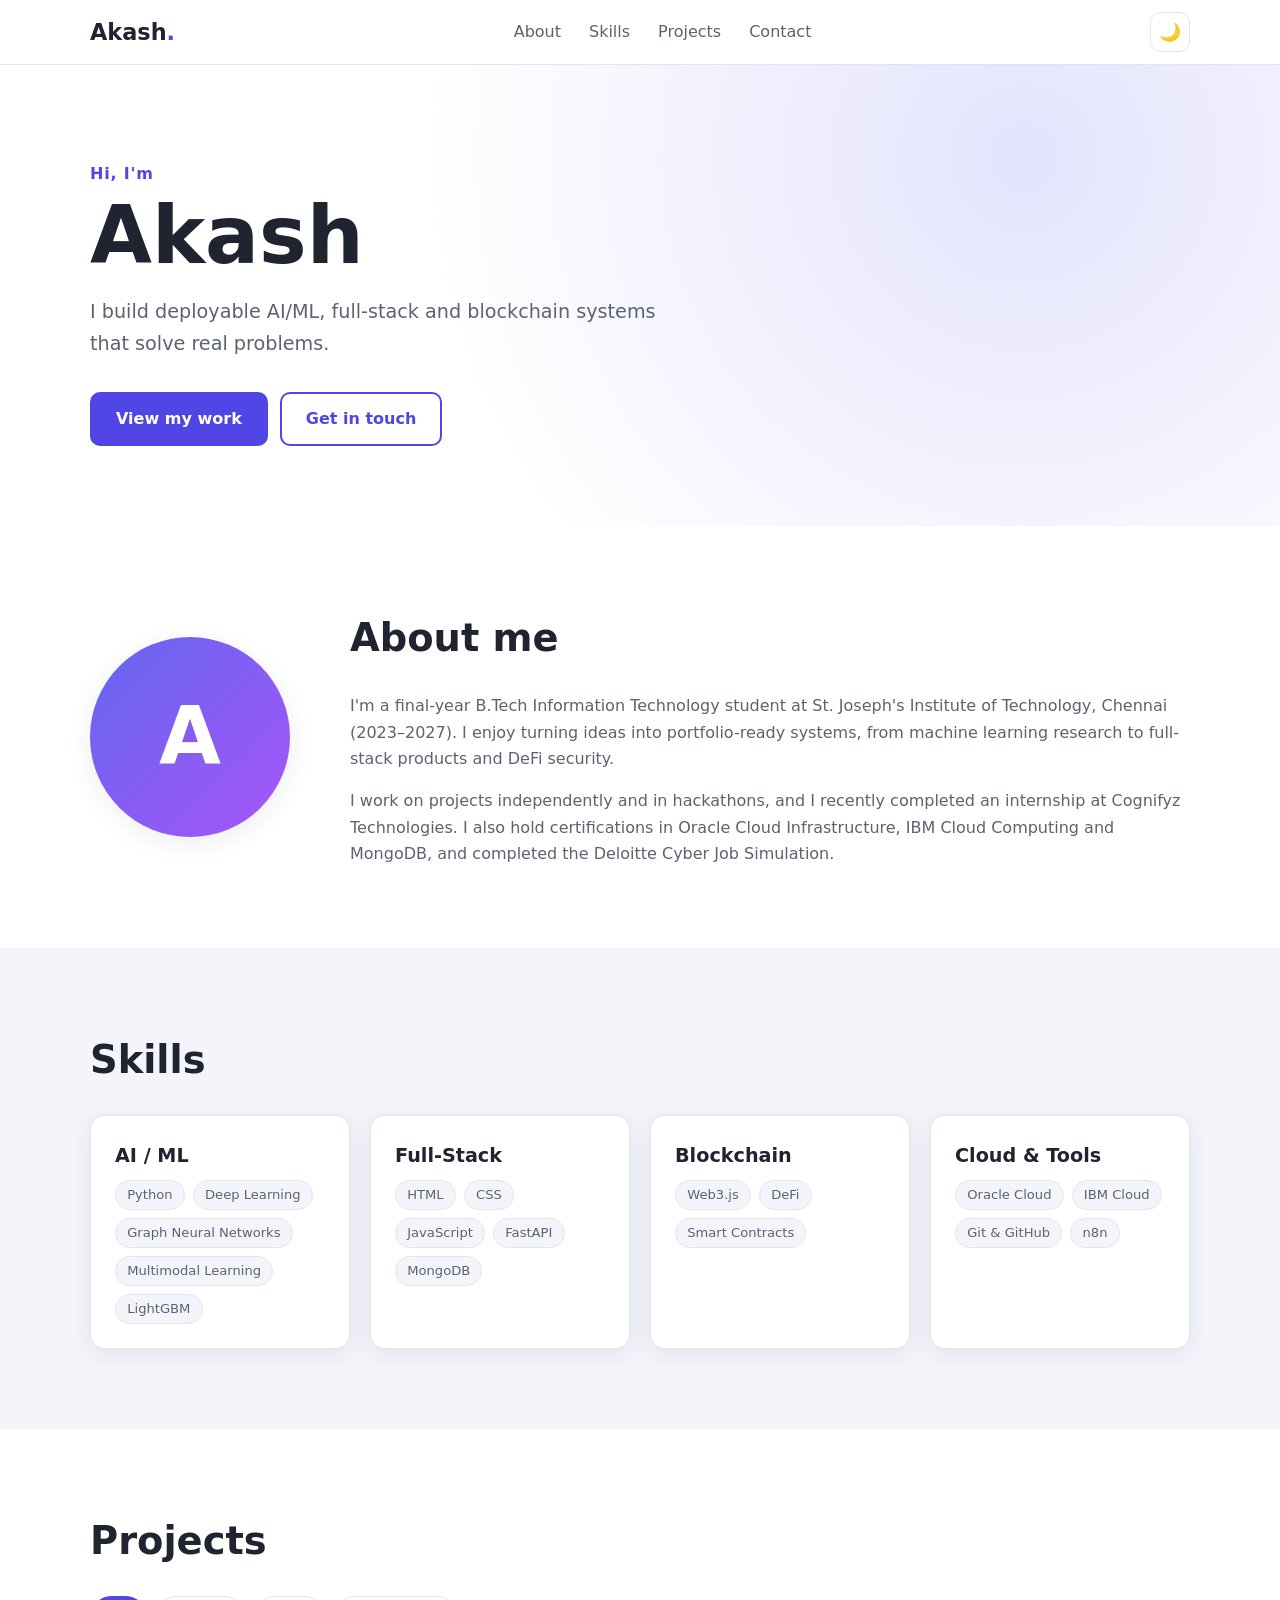
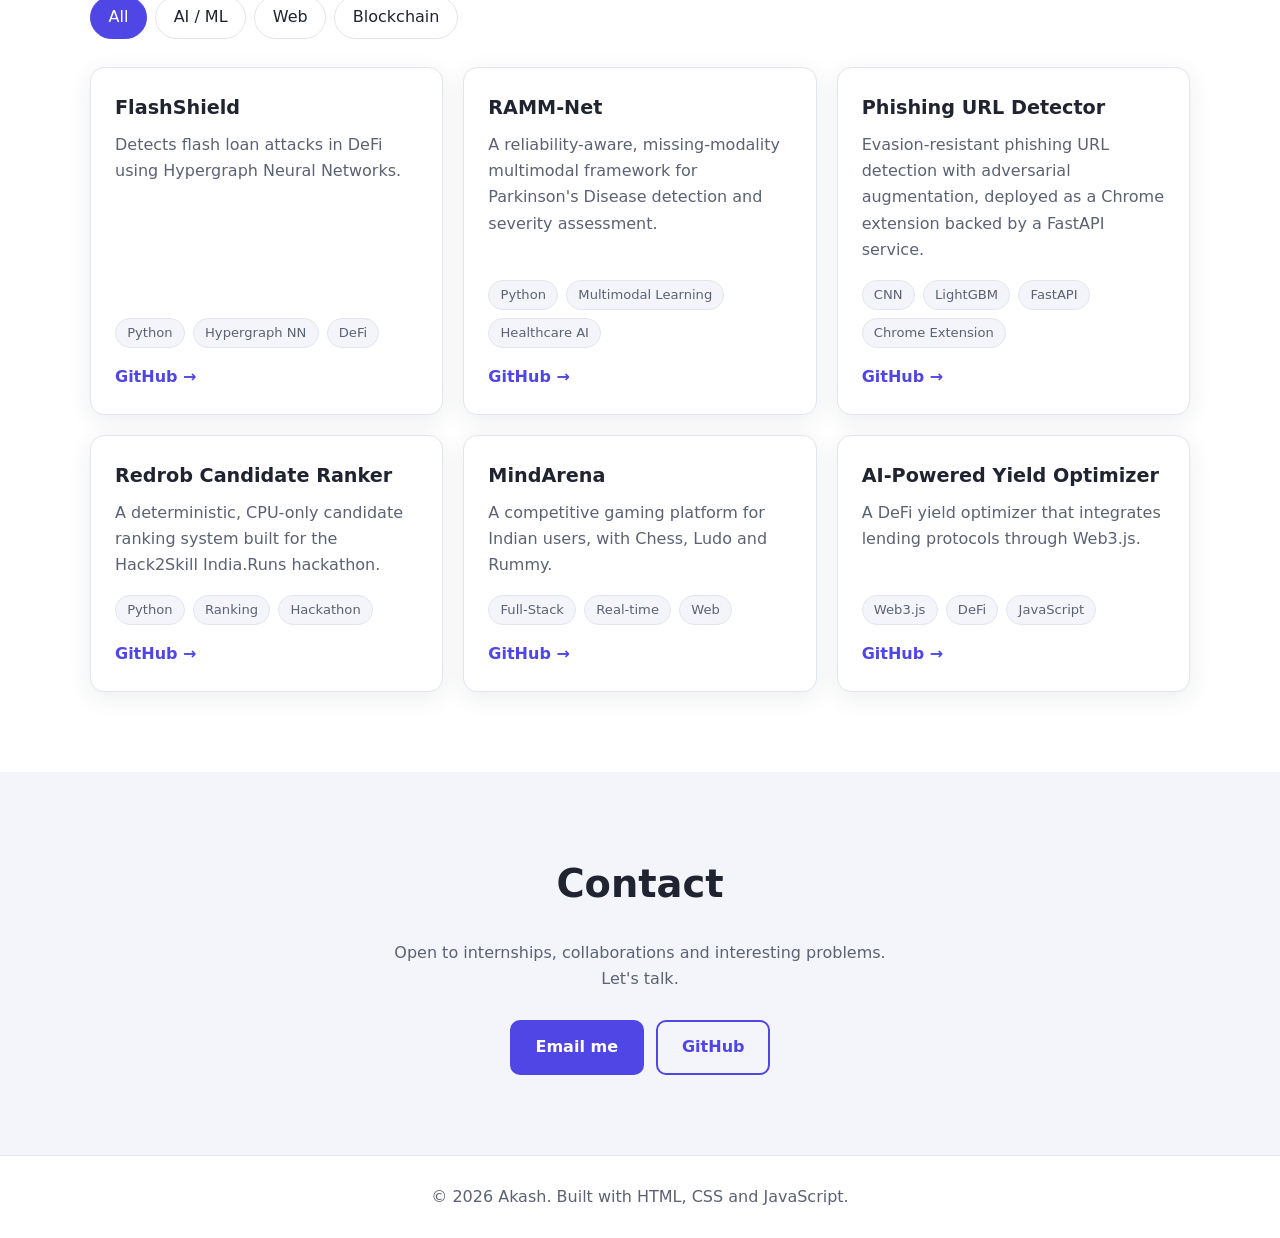
<file: index.html>
<!DOCTYPE html>
<html lang="en">
<head>
  <meta charset="UTF-8" />
  <meta name="viewport" content="width=device-width, initial-scale=1.0" />
  <meta name="description" content="Portfolio of Akash, a final-year IT student building AI/ML, full-stack and blockchain projects." />
  <title>Akash | Portfolio</title>
  <link rel="stylesheet" href="style.css" />
  <link rel="icon" href="data:image/svg+xml,%3Csvg xmlns='http://www.w3.org/2000/svg' viewBox='0 0 100 100'%3E%3Crect width='100' height='100' rx='20' fill='%236366f1'/%3E%3Ctext x='50' y='68' font-size='56' text-anchor='middle' fill='white' font-family='Arial' font-weight='bold'%3EA%3C/text%3E%3C/svg%3E" />
</head>
<body>
  <a class="skip-link" href="#main">Skip to content</a>

  <header class="site-header">
    <nav class="nav container" aria-label="Main navigation">
      <a href="#home" class="logo">Akash<span>.</span></a>

      <ul id="nav-menu" class="nav-links">
        <li><a href="#about">About</a></li>
        <li><a href="#skills">Skills</a></li>
        <li><a href="#projects">Projects</a></li>
        <li><a href="#contact">Contact</a></li>
      </ul>

      <div class="nav-actions">
        <button id="theme-toggle" class="icon-btn" type="button" aria-label="Toggle dark mode">🌙</button>
        <button id="nav-toggle" class="icon-btn nav-toggle" type="button" aria-label="Open menu" aria-expanded="false" aria-controls="nav-menu">☰</button>
      </div>
    </nav>
  </header>

  <main id="main">
    <!-- Hero -->
    <section id="home" class="hero">
      <div class="container hero-inner">
        <p class="eyebrow">Hi, I'm</p>
        <h1>Akash</h1>
        <p class="pitch">I build deployable AI/ML, full-stack and blockchain systems that solve real problems.</p>
        <div class="hero-cta">
          <a class="btn btn-primary" href="#projects">View my work</a>
          <a class="btn btn-ghost" href="#contact">Get in touch</a>
        </div>
      </div>
    </section>

    <!-- About -->
    <section id="about" class="section">
      <div class="container about-grid">
        <div class="avatar" aria-hidden="true">A</div>
        <div>
          <h2>About me</h2>
          <p>I'm a final-year B.Tech Information Technology student at St. Joseph's Institute of Technology, Chennai (2023–2027). I enjoy turning ideas into portfolio-ready systems, from machine learning research to full-stack products and DeFi security.</p>
          <p>I work on projects independently and in hackathons, and I recently completed an internship at Cognifyz Technologies. I also hold certifications in Oracle Cloud Infrastructure, IBM Cloud Computing and MongoDB, and completed the Deloitte Cyber Job Simulation.</p>
        </div>
      </div>
    </section>

    <!-- Skills -->
    <section id="skills" class="section section-alt">
      <div class="container">
        <h2>Skills</h2>
        <div class="skills-grid">
          <article class="card">
            <h3>AI / ML</h3>
            <ul class="tags"><li>Python</li><li>Deep Learning</li><li>Graph Neural Networks</li><li>Multimodal Learning</li><li>LightGBM</li></ul>
          </article>
          <article class="card">
            <h3>Full-Stack</h3>
            <ul class="tags"><li>HTML</li><li>CSS</li><li>JavaScript</li><li>FastAPI</li><li>MongoDB</li></ul>
          </article>
          <article class="card">
            <h3>Blockchain</h3>
            <ul class="tags"><li>Web3.js</li><li>DeFi</li><li>Smart Contracts</li></ul>
          </article>
          <article class="card">
            <h3>Cloud &amp; Tools</h3>
            <ul class="tags"><li>Oracle Cloud</li><li>IBM Cloud</li><li>Git &amp; GitHub</li><li>n8n</li></ul>
          </article>
        </div>
      </div>
    </section>

    <!-- Projects -->
    <section id="projects" class="section">
      <div class="container">
        <h2>Projects</h2>

        <div class="filters" role="group" aria-label="Filter projects">
          <button class="filter-btn active" type="button" data-filter="all">All</button>
          <button class="filter-btn" type="button" data-filter="ai">AI / ML</button>
          <button class="filter-btn" type="button" data-filter="web">Web</button>
          <button class="filter-btn" type="button" data-filter="blockchain">Blockchain</button>
        </div>

        <div class="projects-grid">
          <article class="card project" data-category="ai blockchain">
            <h3>FlashShield</h3>
            <p>Detects flash loan attacks in DeFi using Hypergraph Neural Networks.</p>
            <ul class="tags"><li>Python</li><li>Hypergraph NN</li><li>DeFi</li></ul>
            <a class="link" href="https://github.com/TAkash-Balck" target="_blank" rel="noopener noreferrer">GitHub →</a>
          </article>

          <article class="card project" data-category="ai">
            <h3>RAMM-Net</h3>
            <p>A reliability-aware, missing-modality multimodal framework for Parkinson's Disease detection and severity assessment.</p>
            <ul class="tags"><li>Python</li><li>Multimodal Learning</li><li>Healthcare AI</li></ul>
            <a class="link" href="https://github.com/TAkash-Balck" target="_blank" rel="noopener noreferrer">GitHub →</a>
          </article>

          <article class="card project" data-category="ai web">
            <h3>Phishing URL Detector</h3>
            <p>Evasion-resistant phishing URL detection with adversarial augmentation, deployed as a Chrome extension backed by a FastAPI service.</p>
            <ul class="tags"><li>CNN</li><li>LightGBM</li><li>FastAPI</li><li>Chrome Extension</li></ul>
            <a class="link" href="https://github.com/TAkash-Balck" target="_blank" rel="noopener noreferrer">GitHub →</a>
          </article>

          <article class="card project" data-category="ai">
            <h3>Redrob Candidate Ranker</h3>
            <p>A deterministic, CPU-only candidate ranking system built for the Hack2Skill India.Runs hackathon.</p>
            <ul class="tags"><li>Python</li><li>Ranking</li><li>Hackathon</li></ul>
            <a class="link" href="https://github.com/TAkash-Balck" target="_blank" rel="noopener noreferrer">GitHub →</a>
          </article>

          <article class="card project" data-category="web">
            <h3>MindArena</h3>
            <p>A competitive gaming platform for Indian users, with Chess, Ludo and Rummy.</p>
            <ul class="tags"><li>Full-Stack</li><li>Real-time</li><li>Web</li></ul>
            <a class="link" href="https://github.com/TAkash-Balck" target="_blank" rel="noopener noreferrer">GitHub →</a>
          </article>

          <article class="card project" data-category="blockchain web">
            <h3>AI-Powered Yield Optimizer</h3>
            <p>A DeFi yield optimizer that integrates lending protocols through Web3.js.</p>
            <ul class="tags"><li>Web3.js</li><li>DeFi</li><li>JavaScript</li></ul>
            <a class="link" href="https://github.com/TAkash-Balck" target="_blank" rel="noopener noreferrer">GitHub →</a>
          </article>
        </div>
      </div>
    </section>

    <!-- Contact -->
    <section id="contact" class="section section-alt">
      <div class="container contact">
        <h2>Contact</h2>
        <p>Open to internships, collaborations and interesting problems. Let's talk.</p>
        <ul class="contact-list">
          <li><a class="btn btn-primary" href="mailto:tsakash86@gmail.com">Email me</a></li>
          <li><a class="btn btn-ghost" href="https://github.com/TAkash-Balck" target="_blank" rel="noopener noreferrer">GitHub</a></li>
        </ul>
      </div>
    </section>
  </main>

  <footer class="site-footer">
    <div class="container">
      <p>&copy; <span id="year">2026</span> Akash. Built with HTML, CSS and JavaScript.</p>
    </div>
  </footer>

  <script src="script.js"></script>
</body>
</html>
</file>
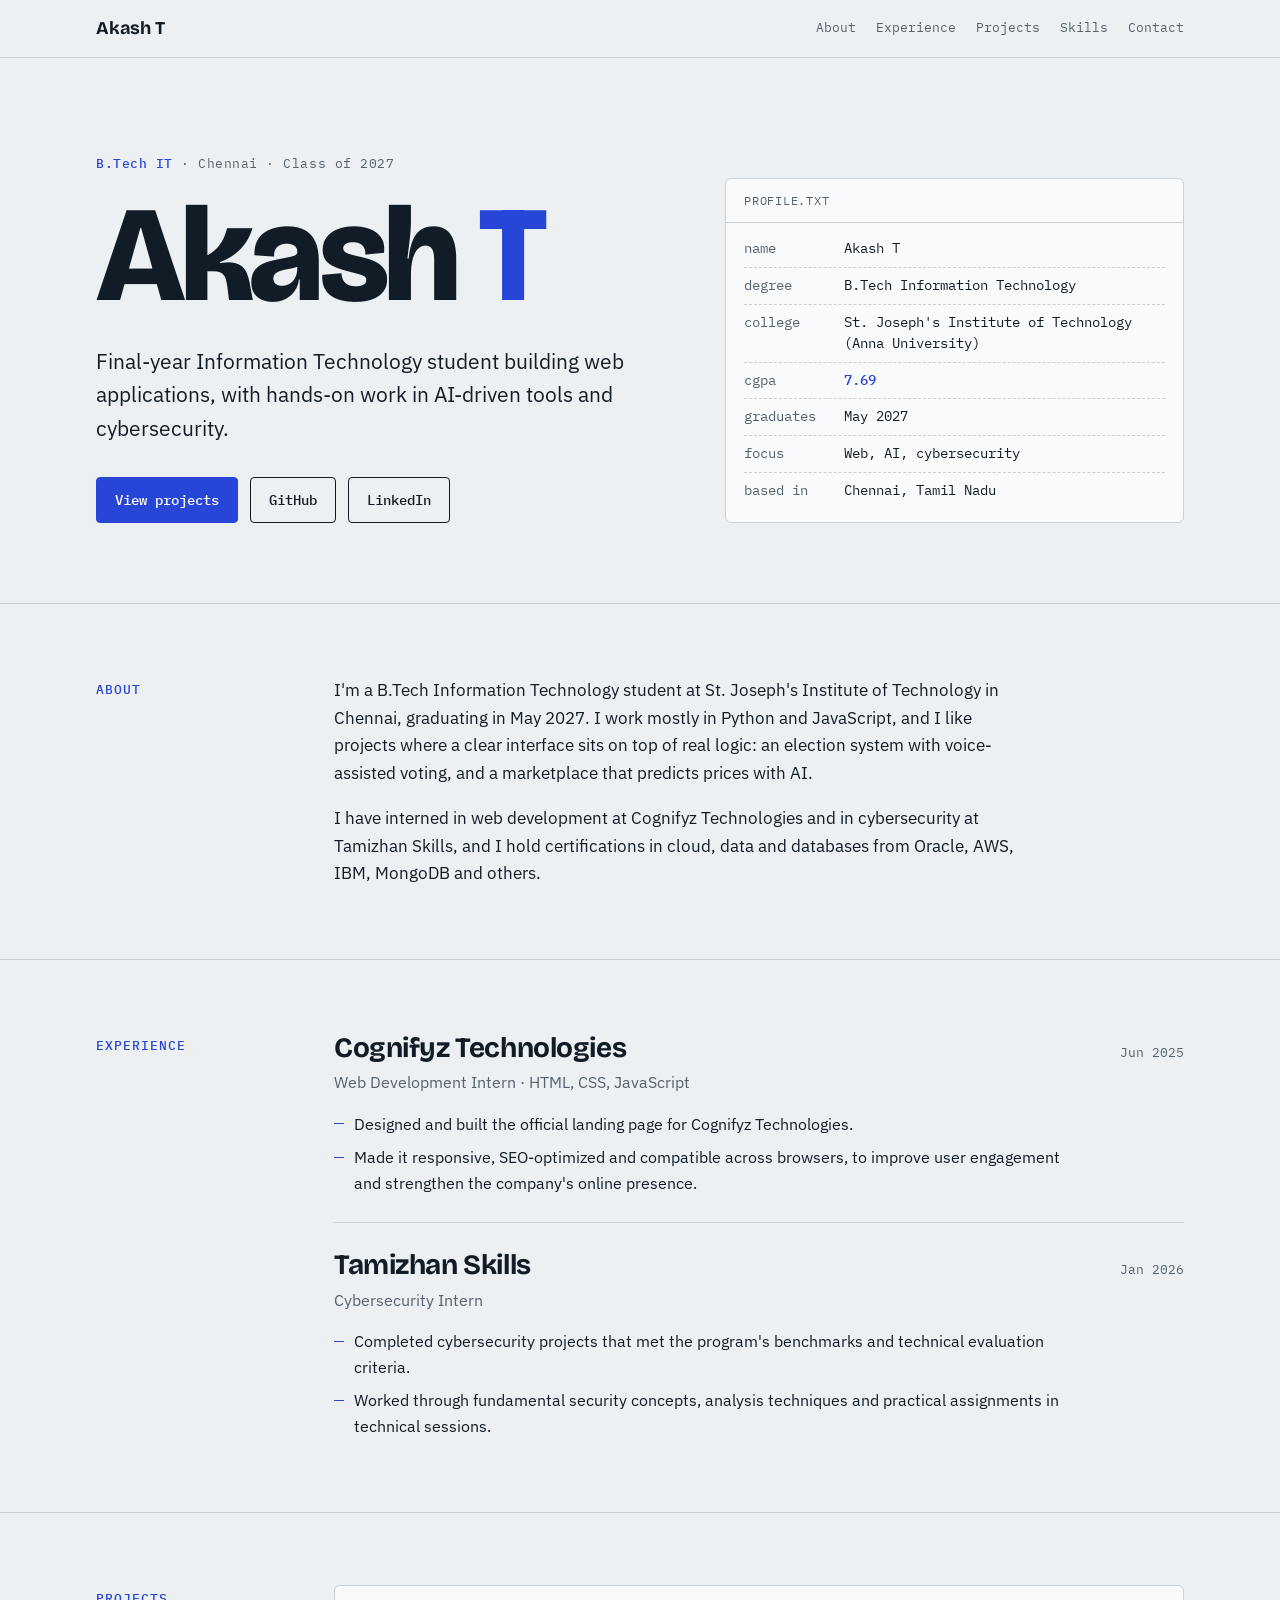
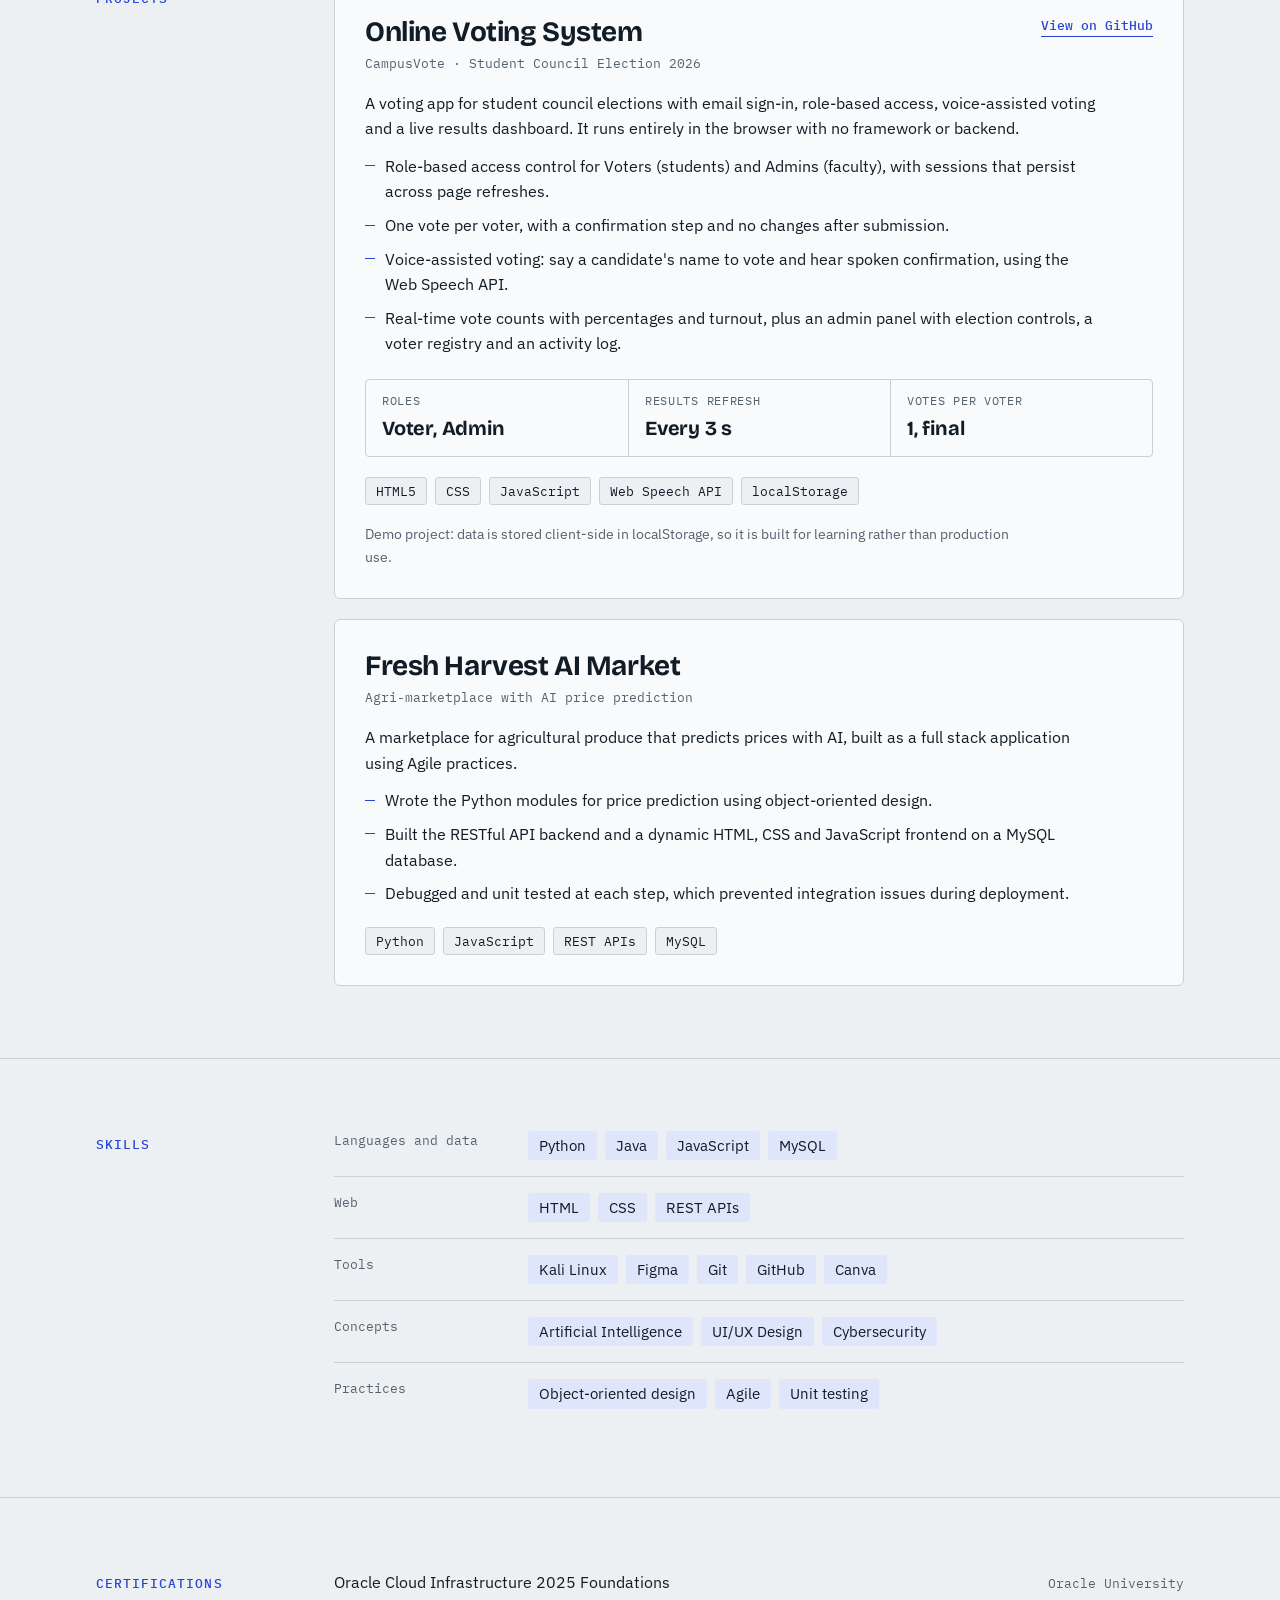
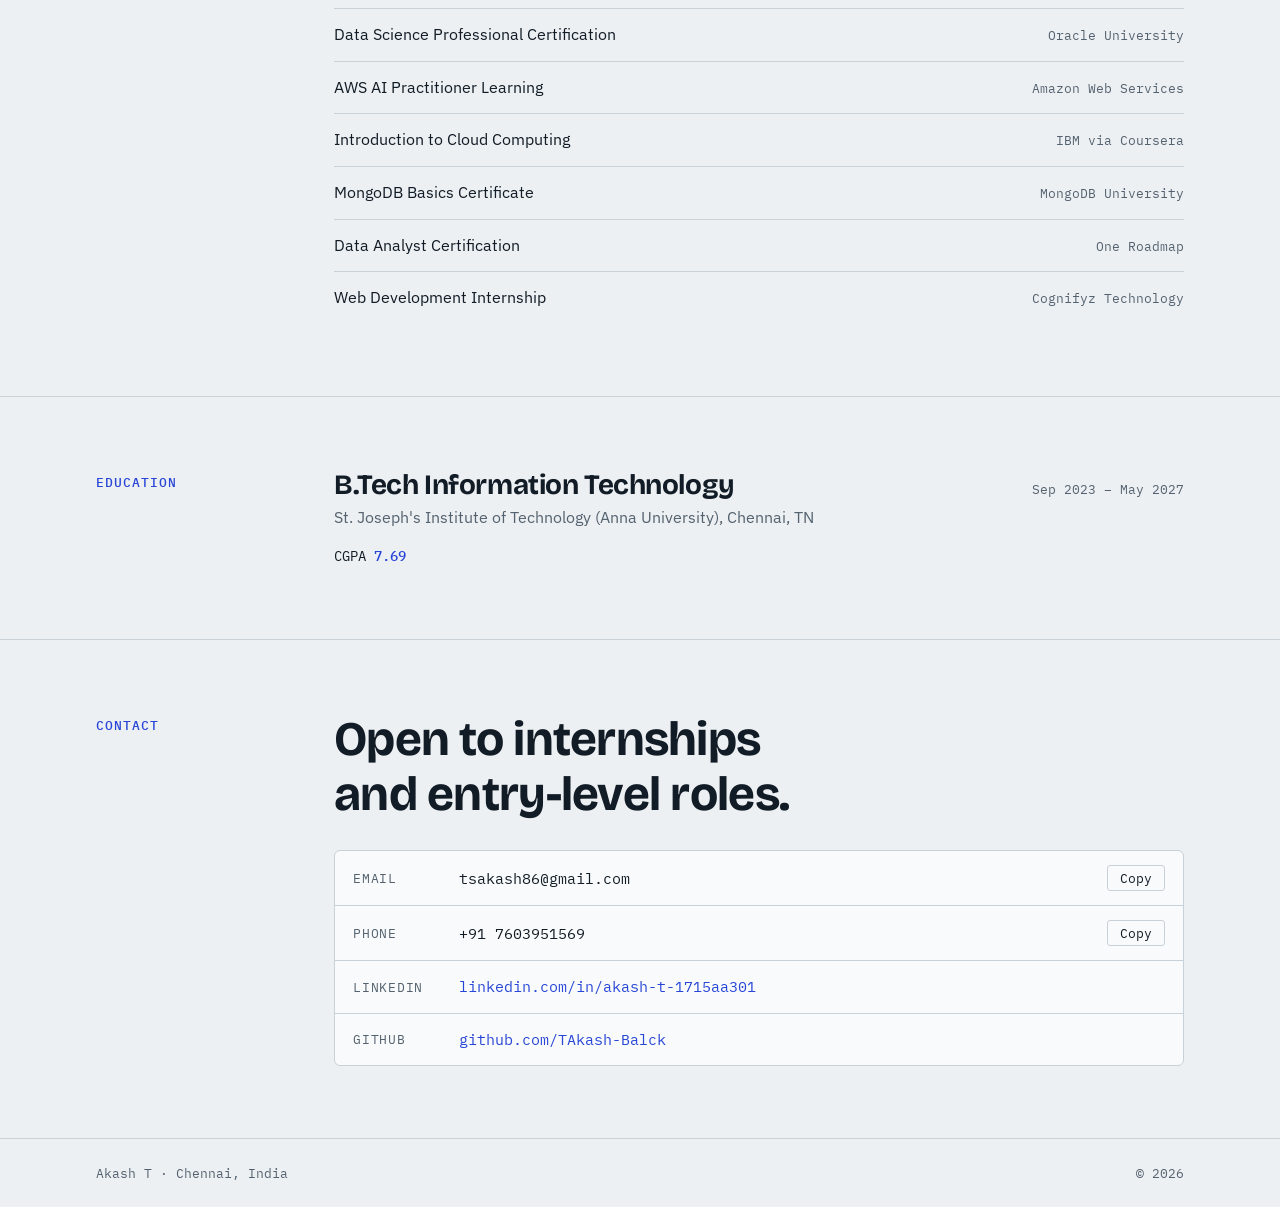
<file: portfolio.html>
<!doctype html>
<html lang="en">
<head>
<meta charset="utf-8">
<meta name="viewport" content="width=device-width, initial-scale=1">
<meta name="description" content="Portfolio of Akash T, final-year B.Tech Information Technology student in Chennai.">
<style>:root{color-scheme:light}body{margin:0}img{max-width:100%}[hidden]{display:none!important}</style>
<title>Akash T</title>
<link rel="preconnect" href="https://fonts.googleapis.com">
<link rel="preconnect" href="https://fonts.gstatic.com" crossorigin>
<link rel="stylesheet" href="https://fonts.googleapis.com/css2?family=Bricolage+Grotesque:opsz,wght@12..96,600..800&family=IBM+Plex+Mono:wght@400;500&family=IBM+Plex+Sans:wght@400;500;600&display=swap">
<style>
/* Layout: left label rail + wide content column; hero pairs a huge name with a profile.txt readout. */
:root {
  --bg: #edf0f3;
  --surface: #f8fafb;
  --ink: #121c26;
  --muted: #54626f;
  --line: #c9d1d8;
  --accent: #2745d6;
  --accent-soft: #dfe5fb;
  --on-accent: #ffffff;
  --font-display: "Bricolage Grotesque", "Helvetica Neue", Arial, sans-serif;
  --font-body: "IBM Plex Sans", system-ui, -apple-system, "Segoe UI", sans-serif;
  --font-mono: "IBM Plex Mono", ui-monospace, "SFMono-Regular", Menlo, Consolas, monospace;
}
@media (prefers-color-scheme: dark) {
  :root:not([data-theme="light"]) {
    --bg: #0c1218;
    --surface: #131b23;
    --ink: #e6ecf1;
    --muted: #93a2b0;
    --line: #25313c;
    --accent: #86a2ff;
    --accent-soft: #1b2745;
    --on-accent: #0c1218;
    color-scheme: dark;
  }
}
:root[data-theme="dark"] {
  --bg: #0c1218;
  --surface: #131b23;
  --ink: #e6ecf1;
  --muted: #93a2b0;
  --line: #25313c;
  --accent: #86a2ff;
  --accent-soft: #1b2745;
  --on-accent: #0c1218;
  color-scheme: dark;
}

* { box-sizing: border-box; }
html { scroll-behavior: auto; }
@media (prefers-reduced-motion: no-preference) { html { scroll-behavior: smooth; } }
body {
  background: var(--bg);
  color: var(--ink);
  font-family: var(--font-body);
  font-size: 16px;
  line-height: 1.6;
  -webkit-font-smoothing: antialiased;
}
body::before {
  content: "";
  position: fixed;
  inset: 0 0 auto;
  height: env(safe-area-inset-top, 0px);
  background: var(--bg);
  z-index: 10;
}
a { color: inherit; }
:focus-visible { outline: 2px solid var(--accent); outline-offset: 3px; border-radius: 3px; }
.wrap {
  max-width: 1120px;
  margin: 0 auto;
  padding-left: max(16px, env(safe-area-inset-left, 0px));
  padding-right: max(16px, env(safe-area-inset-right, 0px));
}

/* Header */
.top {
  position: sticky;
  top: env(safe-area-inset-top, 0px);
  z-index: 11;
  background: var(--bg);
  border-bottom: 1px solid var(--line);
}
.bar { display: flex; flex-wrap: wrap; align-items: center; justify-content: space-between; gap: 6px 24px; padding-block: 14px; }
.brand { font-family: var(--font-display); font-weight: 700; font-size: 18px; letter-spacing: -0.01em; text-decoration: none; }
.nav { display: flex; flex-wrap: wrap; gap: 4px 20px; font-family: var(--font-mono); font-size: 13px; }
.nav a { color: var(--muted); text-decoration: none; padding: 2px 0; border-bottom: 1px solid transparent; transition: color .15s, border-color .15s; }
.nav a:hover { color: var(--ink); border-bottom-color: var(--accent); }
@media (max-width: 640px) {
  .top { position: static; }
  body::before { display: none; }
}

/* Hero */
.hero { padding-block: clamp(40px, 8vw, 96px) clamp(40px, 7vw, 80px); }
.hero-grid { display: grid; grid-template-columns: minmax(0, 1.25fr) minmax(0, 1fr); gap: 40px 56px; align-items: end; }
.eyebrow { font-family: var(--font-mono); font-size: 13px; color: var(--muted); letter-spacing: 0.04em; margin: 0 0 20px; }
.eyebrow b { color: var(--accent); font-weight: 500; }
h1 {
  font-family: var(--font-display);
  font-weight: 800;
  font-size: clamp(3.6rem, 12vw, 8.5rem);
  line-height: 0.9;
  letter-spacing: -0.035em;
  margin: 0 0 28px;
  text-wrap: balance;
}
h1 span { color: var(--accent); }
.lede { font-size: clamp(1.05rem, 2.2vw, 1.3rem); max-width: 34em; margin: 0 0 32px; color: var(--ink); }
.cta { display: flex; flex-wrap: wrap; gap: 12px; }
.btn {
  font-family: var(--font-mono);
  font-size: 14px;
  font-weight: 500;
  text-decoration: none;
  padding: 11px 18px;
  border: 1px solid var(--ink);
  border-radius: 4px;
  transition: background .15s, color .15s, border-color .15s;
}
.btn:hover { background: var(--ink); color: var(--bg); }
.btn.primary { background: var(--accent); border-color: var(--accent); color: var(--on-accent); }
.btn.primary:hover { background: var(--ink); border-color: var(--ink); color: var(--bg); }

.readout { background: var(--surface); border: 1px solid var(--line); border-radius: 6px; min-width: 0; }
.readout-head { font-family: var(--font-mono); font-size: 12px; color: var(--muted); letter-spacing: 0.06em; text-transform: uppercase; padding: 12px 18px; border-bottom: 1px solid var(--line); }
.kv { margin: 0; padding: 8px 18px 14px; font-family: var(--font-mono); font-size: 13.5px; }
.kv div { display: grid; grid-template-columns: 6.5em minmax(0, 1fr); gap: 12px; padding: 7px 0; border-bottom: 1px dashed var(--line); }
.kv div:last-child { border-bottom: 0; }
.kv dt { color: var(--muted); }
.kv dd { margin: 0; overflow-wrap: anywhere; }
.kv dd.hl { color: var(--accent); font-weight: 500; }
@media (max-width: 820px) { .hero-grid { grid-template-columns: minmax(0, 1fr); } }

/* Sections */
.sec { border-top: 1px solid var(--line); padding-block: clamp(36px, 6vw, 72px); }
.sec-grid { display: grid; grid-template-columns: 190px minmax(0, 1fr); gap: 24px 48px; }
.lab { font-family: var(--font-mono); font-size: 13px; font-weight: 500; letter-spacing: 0.08em; text-transform: uppercase; color: var(--accent); margin: 0; padding-top: 4px; }
.sec-body { min-width: 0; }
@media (max-width: 760px) { .sec-grid { grid-template-columns: minmax(0, 1fr); gap: 16px; } }

.about p { margin: 0 0 1em; max-width: 40em; font-size: 1.08rem; }
.about p:last-child { margin-bottom: 0; }

h3 { font-family: var(--font-display); font-weight: 700; font-size: clamp(1.35rem, 3vw, 1.75rem); line-height: 1.15; letter-spacing: -0.015em; margin: 0; text-wrap: balance; }
.meta { font-family: var(--font-mono); font-size: 13px; color: var(--muted); }
ul.plain { margin: 12px 0 0; padding: 0; list-style: none; display: grid; gap: 8px; }
ul.plain li { position: relative; padding-left: 20px; max-width: 46em; }
ul.plain li::before { content: ""; position: absolute; left: 0; top: 0.72em; width: 10px; height: 1px; background: var(--accent); }

/* Experience */
.entry { display: grid; grid-template-columns: minmax(0, 1fr); gap: 4px; padding-block: 26px; border-top: 1px solid var(--line); }
.entry:first-child { border-top: 0; padding-top: 0; }
.entry:last-child { padding-bottom: 0; }
.entry-head { display: flex; flex-wrap: wrap; justify-content: space-between; align-items: baseline; gap: 4px 20px; }
.entry .role { font-size: 1rem; color: var(--muted); margin: 2px 0 0; }

/* Projects */
.proj { background: var(--surface); border: 1px solid var(--line); border-radius: 6px; padding: clamp(18px, 3vw, 30px); min-width: 0; }
.proj + .proj { margin-top: 20px; }
.proj-head { display: flex; flex-wrap: wrap; justify-content: space-between; align-items: flex-start; gap: 10px 20px; }
.proj .sub { font-family: var(--font-mono); font-size: 13px; color: var(--muted); margin: 6px 0 0; }
.proj p.desc { margin: 16px 0 0; max-width: 46em; }
.link { font-family: var(--font-mono); font-size: 13px; font-weight: 500; color: var(--accent); text-decoration: none; border-bottom: 1px solid currentColor; white-space: nowrap; }
.link:hover { color: var(--ink); }
.facts { display: grid; grid-template-columns: repeat(auto-fit, minmax(150px, 1fr)); gap: 0; margin: 22px 0 0; border: 1px solid var(--line); border-radius: 4px; }
.facts div { padding: 12px 16px; border-left: 1px solid var(--line); min-width: 0; }
.facts div:first-child { border-left: 0; }
.facts dt { font-family: var(--font-mono); font-size: 11.5px; letter-spacing: 0.06em; text-transform: uppercase; color: var(--muted); }
.facts dd { margin: 2px 0 0; font-family: var(--font-display); font-weight: 700; font-size: 1.25rem; letter-spacing: -0.01em; }
@media (max-width: 560px) {
  .facts div { border-left: 0; border-top: 1px solid var(--line); }
  .facts div:first-child { border-top: 0; }
}
.chips { display: flex; flex-wrap: wrap; gap: 8px; margin: 20px 0 0; padding: 0; list-style: none; }
.chips li { font-family: var(--font-mono); font-size: 12.5px; padding: 3px 10px; border: 1px solid var(--line); border-radius: 3px; background: var(--bg); }
.note { margin: 18px 0 0; font-size: 14px; color: var(--muted); max-width: 46em; }

/* Skills */
.skills { margin: 0; display: grid; }
.skills div { display: grid; grid-template-columns: 170px minmax(0, 1fr); gap: 8px 24px; padding-block: 16px; border-top: 1px solid var(--line); }
.skills div:first-child { border-top: 0; padding-top: 0; }
.skills dt { font-family: var(--font-mono); font-size: 13px; color: var(--muted); }
.skills dd { margin: 0; display: flex; flex-wrap: wrap; gap: 8px; }
.skills dd span { padding: 3px 11px; border-radius: 3px; background: var(--accent-soft); font-size: 14.5px; }
@media (max-width: 560px) { .skills div { grid-template-columns: minmax(0, 1fr); } }

/* Certifications */
.certs { margin: 0; padding: 0; list-style: none; }
.certs li { display: flex; flex-wrap: wrap; justify-content: space-between; align-items: baseline; gap: 2px 24px; padding-block: 13px; border-top: 1px solid var(--line); }
.certs li:first-child { border-top: 0; padding-top: 0; }
.certs .issuer { font-family: var(--font-mono); font-size: 13px; color: var(--muted); }

/* Education */
.edu .school { font-size: 1rem; color: var(--muted); margin: 4px 0 0; }
.edu .grade { margin: 14px 0 0; font-family: var(--font-mono); font-size: 14px; }
.edu .grade b { color: var(--accent); font-weight: 500; }

/* Contact */
.contact h3 { font-size: clamp(1.8rem, 5vw, 3rem); max-width: 14em; margin-bottom: 28px; }
.rows { margin: 0; padding: 0; list-style: none; border: 1px solid var(--line); border-radius: 6px; background: var(--surface); }
.rows li { display: grid; grid-template-columns: 90px minmax(0, 1fr) auto; align-items: center; gap: 4px 16px; padding: 14px 18px; border-top: 1px solid var(--line); }
.rows li:first-child { border-top: 0; }
.rows .k { font-family: var(--font-mono); font-size: 12.5px; color: var(--muted); text-transform: uppercase; letter-spacing: 0.06em; }
.rows .v { font-family: var(--font-mono); font-size: 14.5px; overflow-wrap: anywhere; min-width: 0; }
.rows a.v { text-decoration: none; border-bottom: 0; color: var(--accent); }
.rows a.v:hover { color: var(--ink); }
.copy { font-family: var(--font-mono); font-size: 12.5px; background: transparent; color: var(--ink); border: 1px solid var(--line); border-radius: 3px; padding: 4px 12px; cursor: pointer; transition: border-color .15s, color .15s; }
.copy:hover { border-color: var(--accent); color: var(--accent); }
@media (max-width: 560px) { .rows li { grid-template-columns: minmax(0, 1fr) auto; } .rows .k { grid-column: 1 / -1; } }

footer { border-top: 1px solid var(--line); padding-block: 24px; font-family: var(--font-mono); font-size: 12.5px; color: var(--muted); }
footer .wrap { display: flex; flex-wrap: wrap; justify-content: space-between; gap: 6px 20px; }
@media (prefers-reduced-motion: reduce) { * { transition: none !important; } }
</style>
</head>
<body>


<header class="top">
  <div class="wrap bar">
    <a class="brand" href="#top">Akash T</a>
    <nav class="nav" aria-label="Sections">
      <a href="#about">About</a>
      <a href="#experience">Experience</a>
      <a href="#projects">Projects</a>
      <a href="#skills">Skills</a>
      <a href="#contact">Contact</a>
    </nav>
  </div>
</header>

<main id="top">
  <section class="hero">
    <div class="wrap hero-grid">
      <div>
        <p class="eyebrow"><b>B.Tech IT</b> · Chennai · Class of 2027</p>
        <h1>Akash<span>&nbsp;T</span></h1>
        <p class="lede">Final-year Information Technology student building web applications, with hands-on work in AI-driven tools and cybersecurity.</p>
        <div class="cta">
          <a class="btn primary" href="#projects">View projects</a>
          <a class="btn" href="https://github.com/TAkash-Balck" target="_blank" rel="noopener">GitHub</a>
          <a class="btn" href="https://www.linkedin.com/in/akash-t-1715aa301" target="_blank" rel="noopener">LinkedIn</a>
        </div>
      </div>
      <aside class="readout" aria-label="Profile summary">
        <div class="readout-head">profile.txt</div>
        <dl class="kv">
          <div><dt>name</dt><dd>Akash T</dd></div>
          <div><dt>degree</dt><dd>B.Tech Information Technology</dd></div>
          <div><dt>college</dt><dd>St. Joseph's Institute of Technology (Anna University)</dd></div>
          <div><dt>cgpa</dt><dd class="hl">7.69</dd></div>
          <div><dt>graduates</dt><dd>May 2027</dd></div>
          <div><dt>focus</dt><dd>Web, AI, cybersecurity</dd></div>
          <div><dt>based in</dt><dd>Chennai, Tamil Nadu</dd></div>
        </dl>
      </aside>
    </div>
  </section>

  <section class="sec" id="about">
    <div class="wrap sec-grid">
      <h2 class="lab">About</h2>
      <div class="sec-body about">
        <p>I'm a B.Tech Information Technology student at St. Joseph's Institute of Technology in Chennai, graduating in May 2027. I work mostly in Python and JavaScript, and I like projects where a clear interface sits on top of real logic: an election system with voice-assisted voting, and a marketplace that predicts prices with AI.</p>
        <p>I have interned in web development at Cognifyz Technologies and in cybersecurity at Tamizhan Skills, and I hold certifications in cloud, data and databases from Oracle, AWS, IBM, MongoDB and others.</p>
      </div>
    </div>
  </section>

  <section class="sec" id="experience">
    <div class="wrap sec-grid">
      <h2 class="lab">Experience</h2>
      <div class="sec-body">
        <article class="entry">
          <div class="entry-head">
            <h3>Cognifyz Technologies</h3>
            <span class="meta">Jun 2025</span>
          </div>
          <p class="role">Web Development Intern · HTML, CSS, JavaScript</p>
          <ul class="plain">
            <li>Designed and built the official landing page for Cognifyz Technologies.</li>
            <li>Made it responsive, SEO-optimized and compatible across browsers, to improve user engagement and strengthen the company's online presence.</li>
          </ul>
        </article>
        <article class="entry">
          <div class="entry-head">
            <h3>Tamizhan Skills</h3>
            <span class="meta">Jan 2026</span>
          </div>
          <p class="role">Cybersecurity Intern</p>
          <ul class="plain">
            <li>Completed cybersecurity projects that met the program's benchmarks and technical evaluation criteria.</li>
            <li>Worked through fundamental security concepts, analysis techniques and practical assignments in technical sessions.</li>
          </ul>
        </article>
      </div>
    </div>
  </section>

  <section class="sec" id="projects">
    <div class="wrap sec-grid">
      <h2 class="lab">Projects</h2>
      <div class="sec-body">
        <article class="proj">
          <div class="proj-head">
            <div>
              <h3>Online Voting System</h3>
              <p class="sub">CampusVote · Student Council Election 2026</p>
            </div>
            <a class="link" href="https://github.com/TAkash-Balck/voting-system" target="_blank" rel="noopener">View on GitHub</a>
          </div>
          <p class="desc">A voting app for student council elections with email sign-in, role-based access, voice-assisted voting and a live results dashboard. It runs entirely in the browser with no framework or backend.</p>
          <ul class="plain">
            <li>Role-based access control for Voters (students) and Admins (faculty), with sessions that persist across page refreshes.</li>
            <li>One vote per voter, with a confirmation step and no changes after submission.</li>
            <li>Voice-assisted voting: say a candidate's name to vote and hear spoken confirmation, using the Web Speech API.</li>
            <li>Real-time vote counts with percentages and turnout, plus an admin panel with election controls, a voter registry and an activity log.</li>
          </ul>
          <dl class="facts">
            <div><dt>Roles</dt><dd>Voter, Admin</dd></div>
            <div><dt>Results refresh</dt><dd>Every 3 s</dd></div>
            <div><dt>Votes per voter</dt><dd>1, final</dd></div>
          </dl>
          <ul class="chips" aria-label="Technologies">
            <li>HTML5</li><li>CSS</li><li>JavaScript</li><li>Web Speech API</li><li>localStorage</li>
          </ul>
          <p class="note">Demo project: data is stored client-side in localStorage, so it is built for learning rather than production use.</p>
        </article>

        <article class="proj">
          <div class="proj-head">
            <div>
              <h3>Fresh Harvest AI Market</h3>
              <p class="sub">Agri-marketplace with AI price prediction</p>
            </div>
          </div>
          <p class="desc">A marketplace for agricultural produce that predicts prices with AI, built as a full stack application using Agile practices.</p>
          <ul class="plain">
            <li>Wrote the Python modules for price prediction using object-oriented design.</li>
            <li>Built the RESTful API backend and a dynamic HTML, CSS and JavaScript frontend on a MySQL database.</li>
            <li>Debugged and unit tested at each step, which prevented integration issues during deployment.</li>
          </ul>
          <ul class="chips" aria-label="Technologies">
            <li>Python</li><li>JavaScript</li><li>REST APIs</li><li>MySQL</li>
          </ul>
        </article>
      </div>
    </div>
  </section>

  <section class="sec" id="skills">
    <div class="wrap sec-grid">
      <h2 class="lab">Skills</h2>
      <div class="sec-body">
        <dl class="skills">
          <div><dt>Languages and data</dt><dd><span>Python</span><span>Java</span><span>JavaScript</span><span>MySQL</span></dd></div>
          <div><dt>Web</dt><dd><span>HTML</span><span>CSS</span><span>REST APIs</span></dd></div>
          <div><dt>Tools</dt><dd><span>Kali Linux</span><span>Figma</span><span>Git</span><span>GitHub</span><span>Canva</span></dd></div>
          <div><dt>Concepts</dt><dd><span>Artificial Intelligence</span><span>UI/UX Design</span><span>Cybersecurity</span></dd></div>
          <div><dt>Practices</dt><dd><span>Object-oriented design</span><span>Agile</span><span>Unit testing</span></dd></div>
        </dl>
      </div>
    </div>
  </section>

  <section class="sec" id="certifications">
    <div class="wrap sec-grid">
      <h2 class="lab">Certifications</h2>
      <div class="sec-body">
        <ul class="certs">
          <li><span>Oracle Cloud Infrastructure 2025 Foundations</span><span class="issuer">Oracle University</span></li>
          <li><span>Data Science Professional Certification</span><span class="issuer">Oracle University</span></li>
          <li><span>AWS AI Practitioner Learning</span><span class="issuer">Amazon Web Services</span></li>
          <li><span>Introduction to Cloud Computing</span><span class="issuer">IBM via Coursera</span></li>
          <li><span>MongoDB Basics Certificate</span><span class="issuer">MongoDB University</span></li>
          <li><span>Data Analyst Certification</span><span class="issuer">One Roadmap</span></li>
          <li><span>Web Development Internship</span><span class="issuer">Cognifyz Technology</span></li>
        </ul>
      </div>
    </div>
  </section>

  <section class="sec" id="education">
    <div class="wrap sec-grid">
      <h2 class="lab">Education</h2>
      <div class="sec-body edu">
        <div class="entry-head">
          <h3>B.Tech Information Technology</h3>
          <span class="meta">Sep 2023 – May 2027</span>
        </div>
        <p class="school">St. Joseph's Institute of Technology (Anna University), Chennai, TN</p>
        <p class="grade">CGPA <b>7.69</b></p>
      </div>
    </div>
  </section>

  <section class="sec contact" id="contact">
    <div class="wrap sec-grid">
      <h2 class="lab">Contact</h2>
      <div class="sec-body">
        <h3>Open to internships and entry-level roles.</h3>
        <ul class="rows">
          <li>
            <span class="k">Email</span>
            <span class="v" id="c-email">tsakash86@gmail.com</span>
            <button class="copy" type="button" data-copy="tsakash86@gmail.com" data-target="c-email">Copy</button>
          </li>
          <li>
            <span class="k">Phone</span>
            <span class="v" id="c-phone">+91 7603951569</span>
            <button class="copy" type="button" data-copy="+91 7603951569" data-target="c-phone">Copy</button>
          </li>
          <li>
            <span class="k">LinkedIn</span>
            <a class="v" href="https://www.linkedin.com/in/akash-t-1715aa301" target="_blank" rel="noopener">linkedin.com/in/akash-t-1715aa301</a>
            <span></span>
          </li>
          <li>
            <span class="k">GitHub</span>
            <a class="v" href="https://github.com/TAkash-Balck" target="_blank" rel="noopener">github.com/TAkash-Balck</a>
            <span></span>
          </li>
        </ul>
      </div>
    </div>
  </section>
</main>

<footer>
  <div class="wrap">
    <span>Akash T · Chennai, India</span>
    <span>© 2026</span>
  </div>
</footer>

<script>
document.querySelectorAll('.copy').forEach(function (btn) {
  btn.addEventListener('click', function () {
    var done = function (label) {
      btn.textContent = label;
      setTimeout(function () { btn.textContent = 'Copy'; }, 1600);
    };
    var select = function () {
      var el = document.getElementById(btn.dataset.target);
      if (!el) return;
      var r = document.createRange();
      r.selectNodeContents(el);
      var s = window.getSelection();
      s.removeAllRanges();
      s.addRange(r);
      done('Selected');
    };
    try {
      navigator.clipboard.writeText(btn.dataset.copy).then(function () { done('Copied'); }, select);
    } catch (e) { select(); }
  });
});
</script>

</body>
</html>
</file>
<file: style.css>
:root {
  --bg: #ffffff;
  --bg-alt: #f4f5fb;
  --text: #1f2430;
  --muted: #5b6272;
  --primary: #4f46e5;
  --primary-contrast: #ffffff;
  --card: #ffffff;
  --border: #e3e5ee;
  --radius: 14px;
  --shadow: 0 6px 24px rgba(30, 35, 60, 0.08);
}

[data-theme="dark"] {
  --bg: #0f1220;
  --bg-alt: #151934;
  --text: #e8eaf3;
  --muted: #a3a9bf;
  --primary: #818cf8;
  --primary-contrast: #0f1220;
  --card: #1a1f3d;
  --border: #2a3055;
  --shadow: 0 6px 24px rgba(0, 0, 0, 0.35);
}

* { box-sizing: border-box; margin: 0; padding: 0; }
html { scroll-behavior: smooth; scroll-padding-top: 72px; }

body {
  font-family: system-ui, -apple-system, "Segoe UI", Roboto, Arial, sans-serif;
  background: var(--bg);
  color: var(--text);
  line-height: 1.65;
  transition: background 0.3s, color 0.3s;
}

.container { width: min(1100px, 100% - 2rem); margin-inline: auto; }
a { color: inherit; }
ul { list-style: none; }

.skip-link {
  position: absolute; left: -999px; top: 0;
  background: var(--primary); color: var(--primary-contrast);
  padding: 0.5rem 1rem; z-index: 200;
}
.skip-link:focus { left: 0; }

/* Header / nav */
.site-header {
  position: sticky; top: 0; z-index: 100;
  background: var(--bg); border-bottom: 1px solid var(--border);
}
.nav { display: flex; align-items: center; justify-content: space-between; height: 64px; }
.logo { font-weight: 800; font-size: 1.4rem; text-decoration: none; }
.logo span { color: var(--primary); }
.nav-links { display: flex; gap: 1.75rem; }
.nav-links a { text-decoration: none; color: var(--muted); font-weight: 500; transition: color 0.2s; }
.nav-links a:hover, .nav-links a:focus-visible { color: var(--primary); }
.nav-actions { display: flex; gap: 0.5rem; }

.icon-btn {
  background: var(--card); color: var(--text);
  border: 1px solid var(--border); border-radius: 10px;
  width: 40px; height: 40px; font-size: 1.1rem; cursor: pointer;
}
.nav-toggle { display: none; }

/* Hero */
.hero {
  padding: 6rem 0 5rem;
  background: radial-gradient(circle at 80% 20%, rgba(99, 102, 241, 0.18), transparent 55%), var(--bg);
}
.eyebrow { color: var(--primary); font-weight: 600; letter-spacing: 0.05em; }
.hero h1 { font-size: clamp(2.8rem, 8vw, 5rem); line-height: 1.1; margin: 0.3rem 0 1rem; }
.pitch { max-width: 36rem; font-size: 1.2rem; color: var(--muted); }
.hero-cta { display: flex; flex-wrap: wrap; gap: 0.75rem; margin-top: 2rem; }

.btn {
  display: inline-block; padding: 0.75rem 1.5rem; border-radius: 10px;
  font-weight: 600; text-decoration: none; border: 2px solid var(--primary);
  transition: transform 0.15s, opacity 0.2s;
}
.btn:hover { transform: translateY(-2px); opacity: 0.92; }
.btn-primary { background: var(--primary); color: var(--primary-contrast); }
.btn-ghost { background: transparent; color: var(--primary); }

/* Sections */
.section { padding: 5rem 0; }
.section-alt { background: var(--bg-alt); }
h2 { font-size: clamp(1.8rem, 4vw, 2.4rem); margin-bottom: 1.5rem; }
h3 { font-size: 1.2rem; margin-bottom: 0.5rem; }

.about-grid { display: grid; grid-template-columns: 220px 1fr; gap: 2.5rem; align-items: center; }
.about-grid p + p { margin-top: 1rem; }
.about-grid p { color: var(--muted); }
.avatar {
  width: 200px; height: 200px; border-radius: 50%;
  display: grid; place-items: center;
  font-size: 5rem; font-weight: 800; color: #fff;
  background: linear-gradient(135deg, #6366f1, #a855f7);
  box-shadow: var(--shadow);
}

/* Cards */
.card {
  background: var(--card); border: 1px solid var(--border);
  border-radius: var(--radius); padding: 1.5rem; box-shadow: var(--shadow);
}
.skills-grid, .projects-grid { display: grid; gap: 1.25rem; }
.skills-grid { grid-template-columns: repeat(auto-fit, minmax(220px, 1fr)); }
.projects-grid { grid-template-columns: repeat(auto-fill, minmax(300px, 1fr)); }
.project { display: flex; flex-direction: column; transition: transform 0.2s; }
.project:hover { transform: translateY(-4px); }
.project p { color: var(--muted); margin-bottom: 1rem; flex-grow: 1; }
.project.hidden { display: none; }

.tags { display: flex; flex-wrap: wrap; gap: 0.5rem; margin-bottom: 1rem; }
.skills-grid .tags { margin-bottom: 0; }
.tags li {
  font-size: 0.82rem; padding: 0.2rem 0.7rem; border-radius: 999px;
  background: var(--bg-alt); border: 1px solid var(--border); color: var(--muted);
}
.link { color: var(--primary); font-weight: 600; text-decoration: none; }
.link:hover { text-decoration: underline; }

/* Filters */
.filters { display: flex; flex-wrap: wrap; gap: 0.5rem; margin-bottom: 1.75rem; }
.filter-btn {
  padding: 0.45rem 1.1rem; border-radius: 999px; cursor: pointer;
  background: transparent; color: var(--text);
  border: 1px solid var(--border); font: inherit;
}
.filter-btn.active { background: var(--primary); color: var(--primary-contrast); border-color: var(--primary); }

/* Contact */
.contact { text-align: center; }
.contact p { color: var(--muted); max-width: 32rem; margin: 0 auto 1.75rem; }
.contact-list { display: flex; flex-wrap: wrap; justify-content: center; gap: 0.75rem; }

.site-footer { padding: 1.75rem 0; text-align: center; color: var(--muted); border-top: 1px solid var(--border); }

:focus-visible { outline: 3px solid var(--primary); outline-offset: 2px; }

/* Tablet */
@media (max-width: 900px) {
  .about-grid { grid-template-columns: 1fr; justify-items: center; text-align: center; }
  .avatar { width: 160px; height: 160px; font-size: 4rem; }
}

/* Mobile */
@media (max-width: 720px) {
  .nav-toggle { display: inline-block; }
  .nav-links {
    position: absolute; top: 64px; left: 0; right: 0;
    flex-direction: column; gap: 0;
    background: var(--bg); border-bottom: 1px solid var(--border);
    max-height: 0; overflow: hidden; transition: max-height 0.3s ease;
  }
  .nav-links.open { max-height: 300px; }
  .nav-links a { display: block; padding: 0.9rem 1.25rem; }
  .hero { padding: 4rem 0 3.5rem; }
  .section { padding: 3.5rem 0; }
  .projects-grid { grid-template-columns: 1fr; }
}

@media (prefers-reduced-motion: reduce) {
  html { scroll-behavior: auto; }
  * { transition: none !important; }
}
</file>
